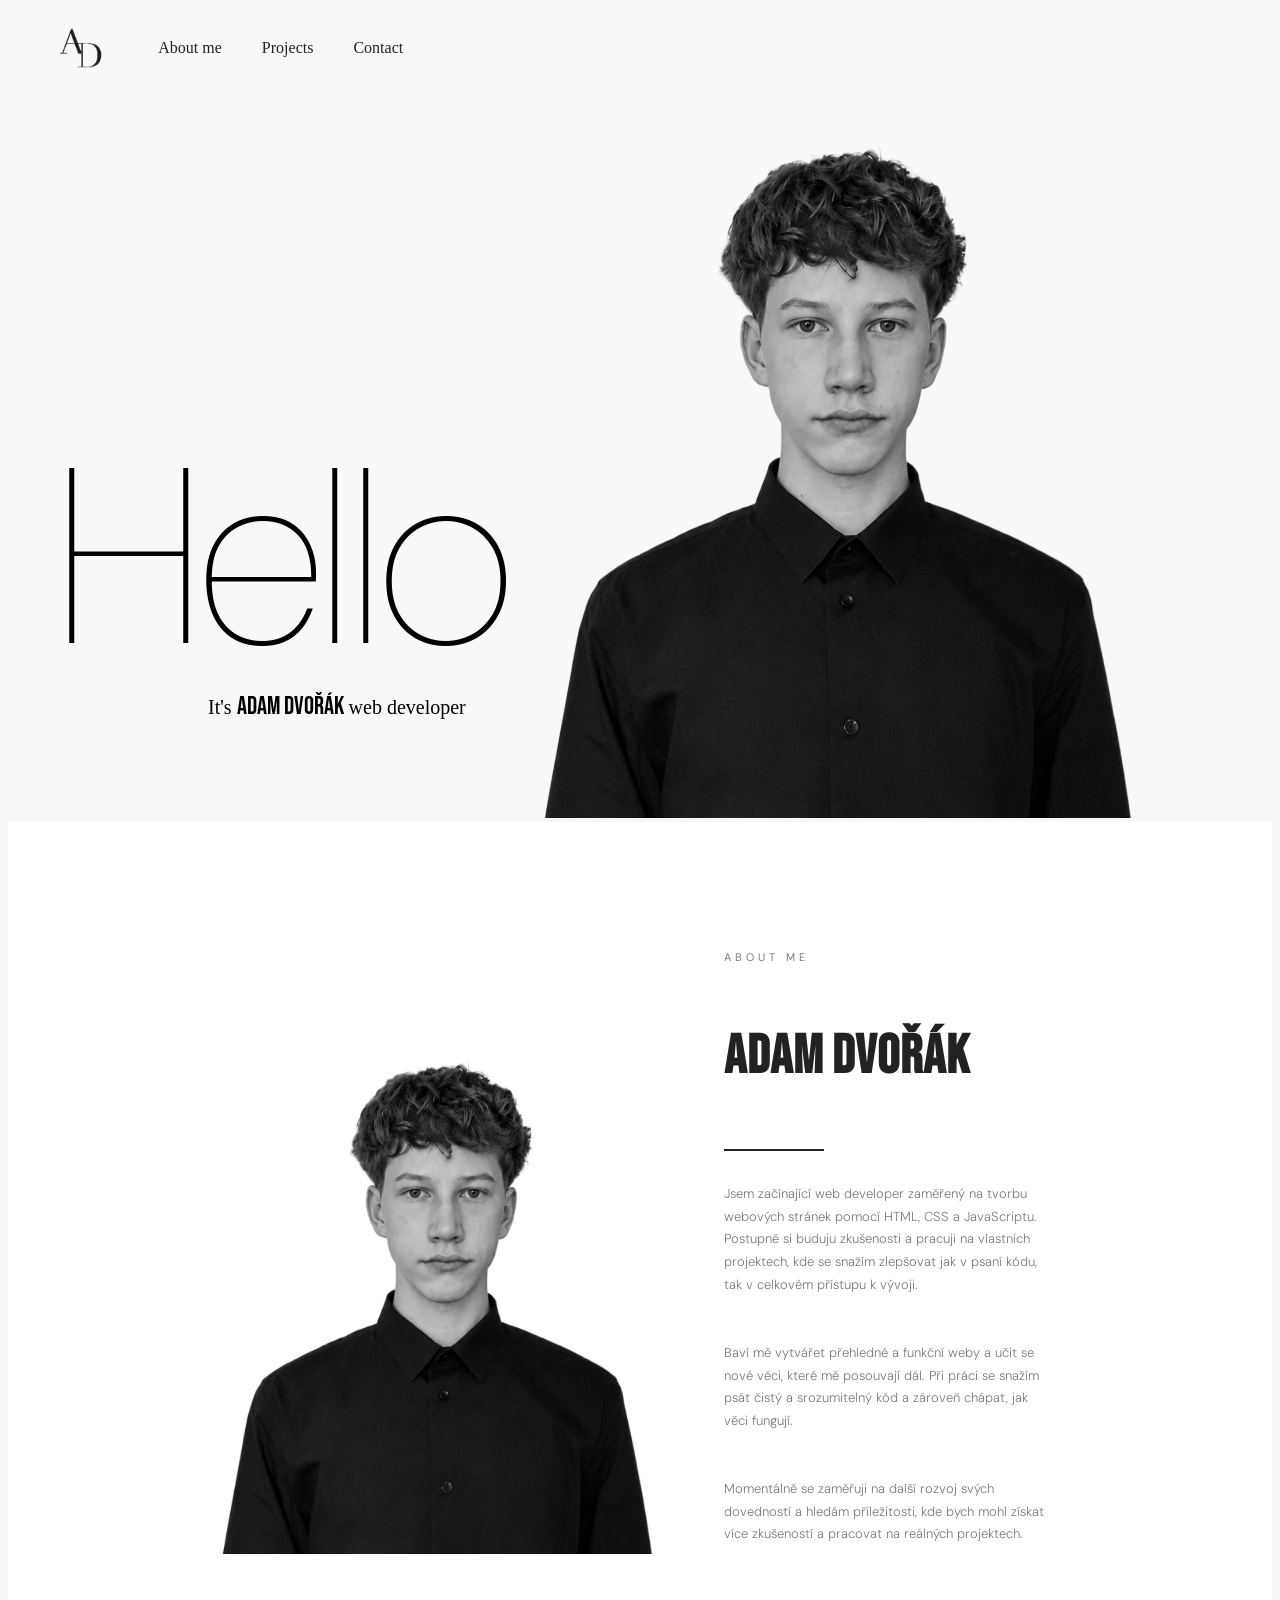
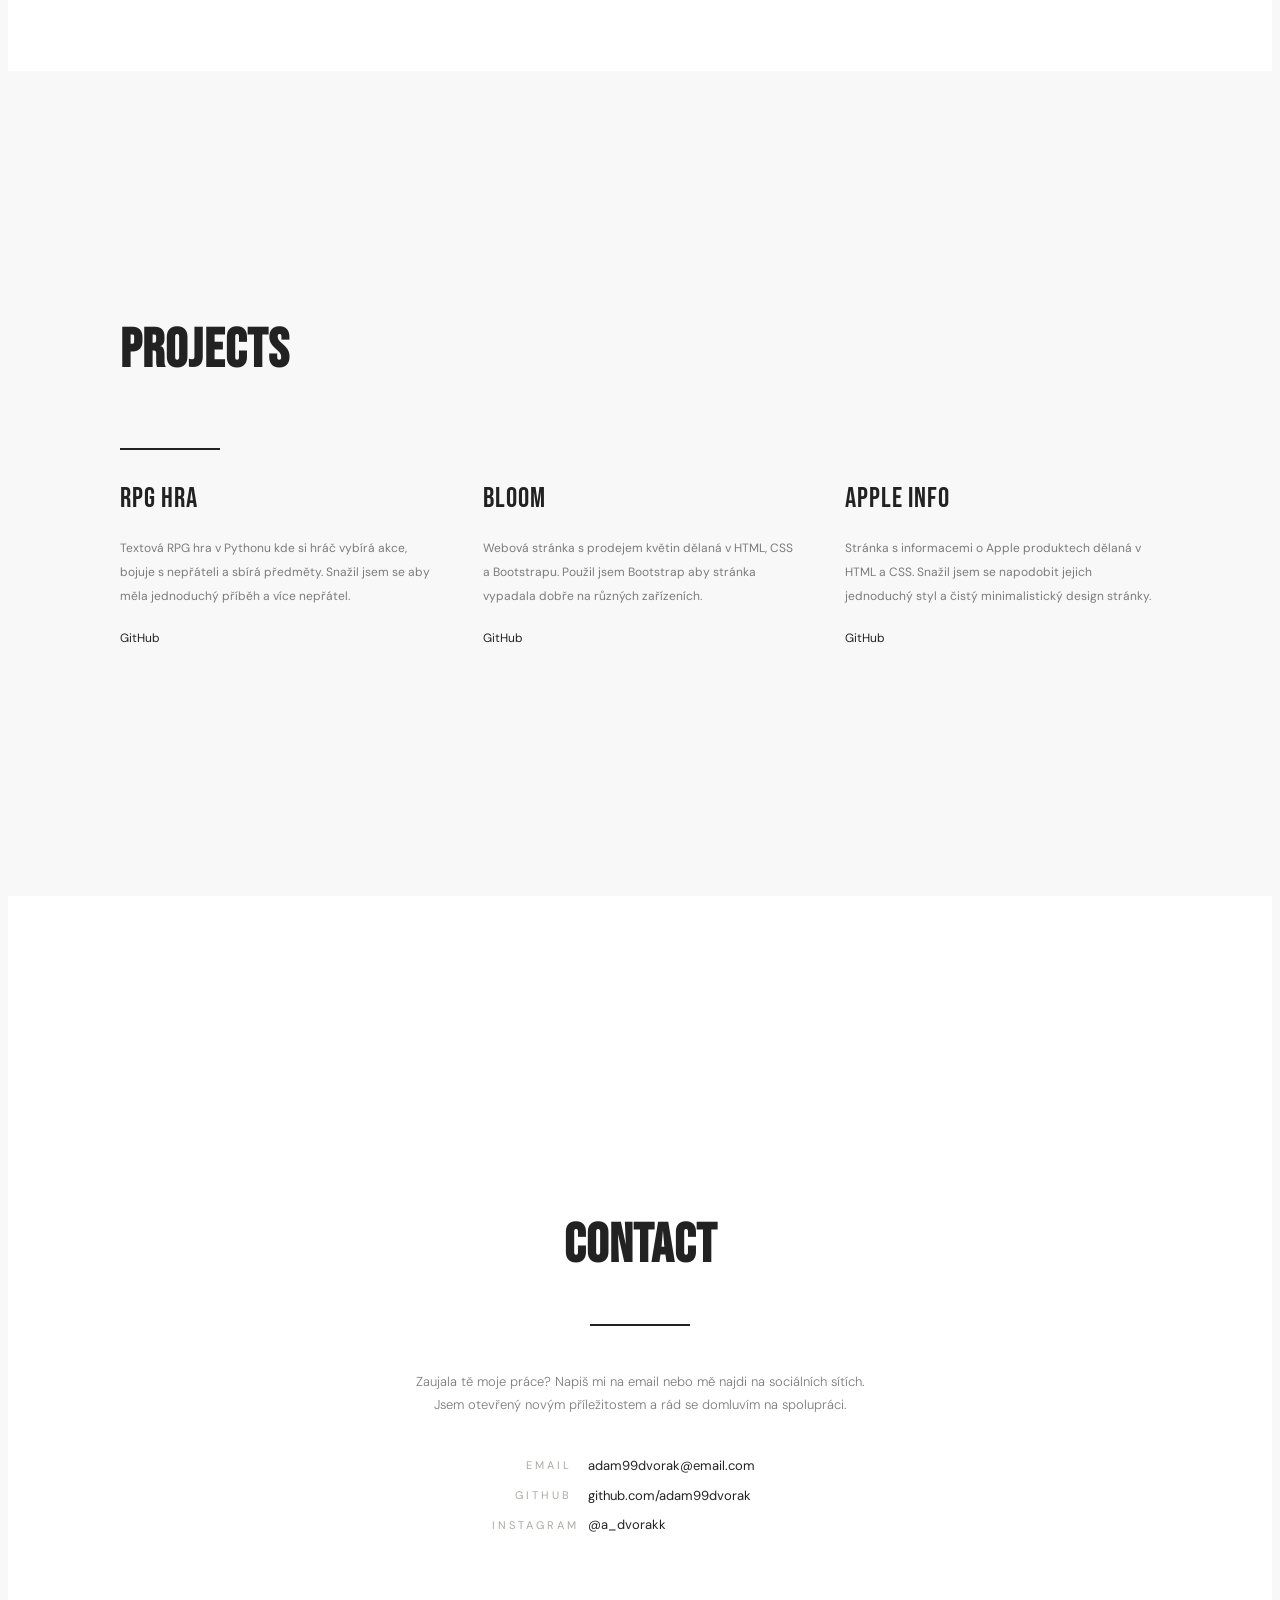
<file: index.html>
<!DOCTYPE html>
<html lang="cs">
<head>
    <meta charset="UTF-8">
    <title>Portfolio</title>
    <link rel="stylesheet" href="main.css">
    <meta name="viewport" content="width=device-width, initial-scale=1.0">
    <link href='https://fonts.googleapis.com/css2?family=Bebas+Neue&family=DM+Sans:wght@300;400;500&display=swap' rel='stylesheet'>
</head>
<body>

<nav>
    <img src="images/AD_logo.png" alt="AD" class="nav-logo">
    <a href="#about">About me</a>
    <a href="#projects">Projects</a>
    <a href="#contact">Contact</a>
</nav>

<div class="hero-content">
    <div>
        <div>
            <h1 class="Hello-text">Hello</h1>
        </div>
        <div class="web-dv">
            <p>It's <span class="name-font">Adam Dvořák</span> web developer</p>
        </div>
    </div>
    <div>
        <div>
            <img src="images/Hl.photo.png" alt="AD" class="Hl-photo">
        </div>
    </div>
</div>

<div class="about" id="about">
    <div class="about-inner">

        <div class="block-del">
            <img src="images/Hl.photo.png" alt="AD" class="about-photo">
        </div>

        <div class="about-text-wrap">
            <span class="about-label">About me</span>
            <h2 class="about-name">
                <span>Adam</span><span>Dvořák</span>
            </h2>
            <div class="about-line"></div>
            <p class="about-text">
                Jsem začínající web developer zaměřený na tvorbu webových stránek pomocí HTML, CSS a JavaScriptu. Postupně si buduju zkušenosti a pracuji na vlastních projektech, kde se snažím zlepšovat jak v psaní kódu, tak v celkovém přístupu k vývoji.
            </p>
            <p class="about-text">
                Baví mě vytvářet přehledné a funkční weby a učit se nové věci, které mě posouvají dál. Při práci se snažím psát čistý a srozumitelný kód a zároveň chápat, jak věci fungují.
            </p>
            <p class="about-text">
                Momentálně se zaměřuji na další rozvoj svých dovedností a hledám příležitosti, kde bych mohl získat více zkušeností a pracovat na reálných projektech.
            </p>
        </div>

    </div>
</div>

<div class="projects" id="projects">
    <h2 class="projects-heading">Projects</h2>
    <div class="projects-line"></div>

    <div class="projects-grid">

        <div class="project-card">
            <div class="project-title">RPG hra</div>
            <p class="project-text">Textová RPG hra v Pythonu kde si hráč vybírá akce, bojuje s nepřáteli a sbírá předměty. Snažil jsem se aby měla jednoduchý příběh a více nepřátel.</p>
            <a class="project-link" href="https://github.com/adam99dvorak/rpg_hra">GitHub</a>
        </div>

        <div class="project-card">
            <div class="project-title">Bloom</div>
            <p class="project-text">Webová stránka s prodejem květin dělaná v HTML, CSS a Bootstrapu. Použil jsem Bootstrap aby stránka vypadala dobře na různých zařízeních.</p>
            <a class="project-link" href="https://github.com/adam99dvorak/Bloom">GitHub</a>
        </div>

        <div class="project-card">
            <div class="project-title">Apple info</div>
            <p class="project-text">Stránka s informacemi o Apple produktech dělaná v HTML a CSS. Snažil jsem se napodobit jejich jednoduchý styl a čistý minimalistický design stránky.</p>
            <a class="project-link" href="https://github.com/adam99dvorak/Projekt-WPA">GitHub</a>
        </div>

    </div>
</div>

<!-- CONTACT -->
<div class="contact" id="contact">
    <h2 class="contact-heading">Contact</h2>
    <div class="contact-line"></div>
    <p class="contact-text">Zaujala tě moje práce? Napiš mi na email nebo mě najdi na sociálních sítích. Jsem otevřený novým příležitostem a rád se domluvím na spolupráci.</p>

    <div class="contact-links">

        <a class="contact-item" href="mailto:adam99dvorak@email.com">
            <span class="contact-label">Email</span>
            <span class="contact-value">adam99dvorak@email.com</span>
        </a>

        <a class="contact-item" href="https://github.com/adam99dvorak">
            <span class="contact-label">GitHub</span>
            <span class="contact-value">github.com/adam99dvorak</span>
        </a>

        <a class="contact-item" href="https://www.instagram.com/a_dvorakk/">
            <span class="contact-label">Instagram</span>
            <span class="contact-value">@a_dvorakk</span>
        </a>

    </div>
</div>

</body>
</html>
</file>
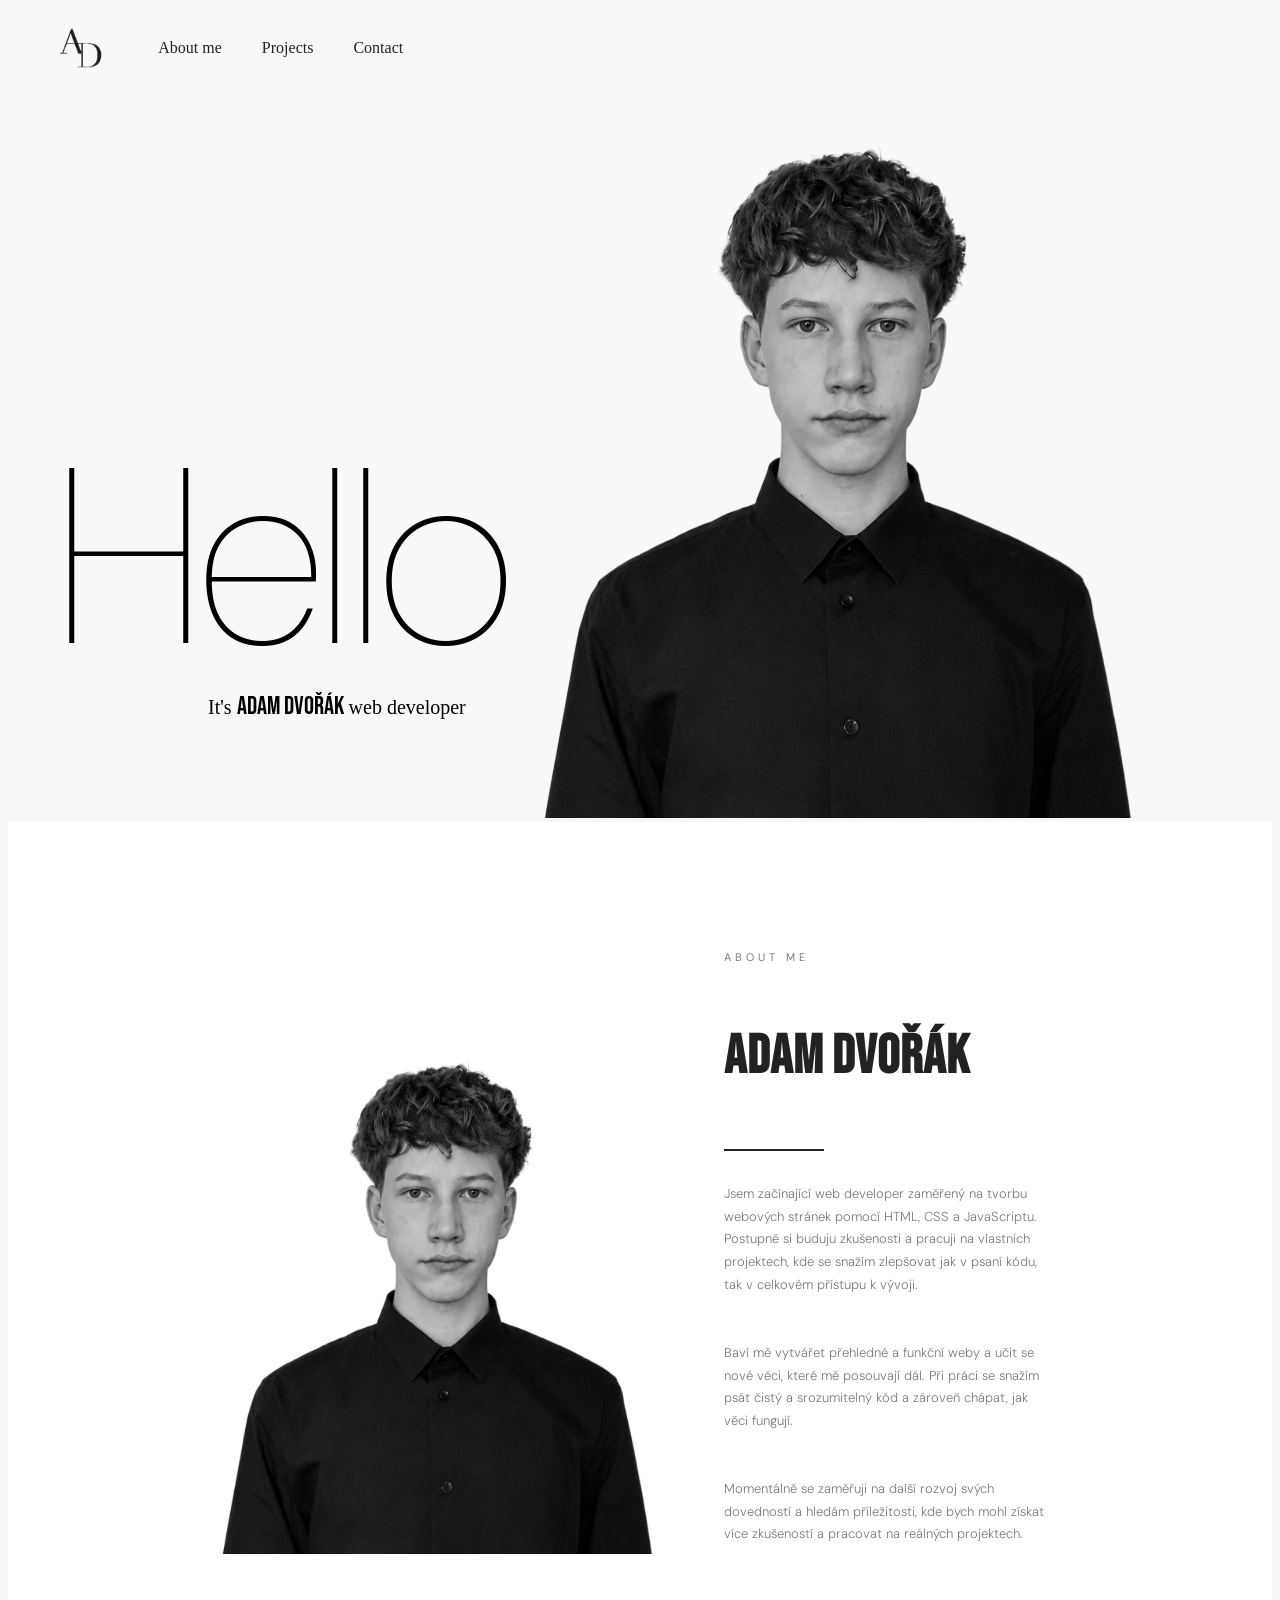
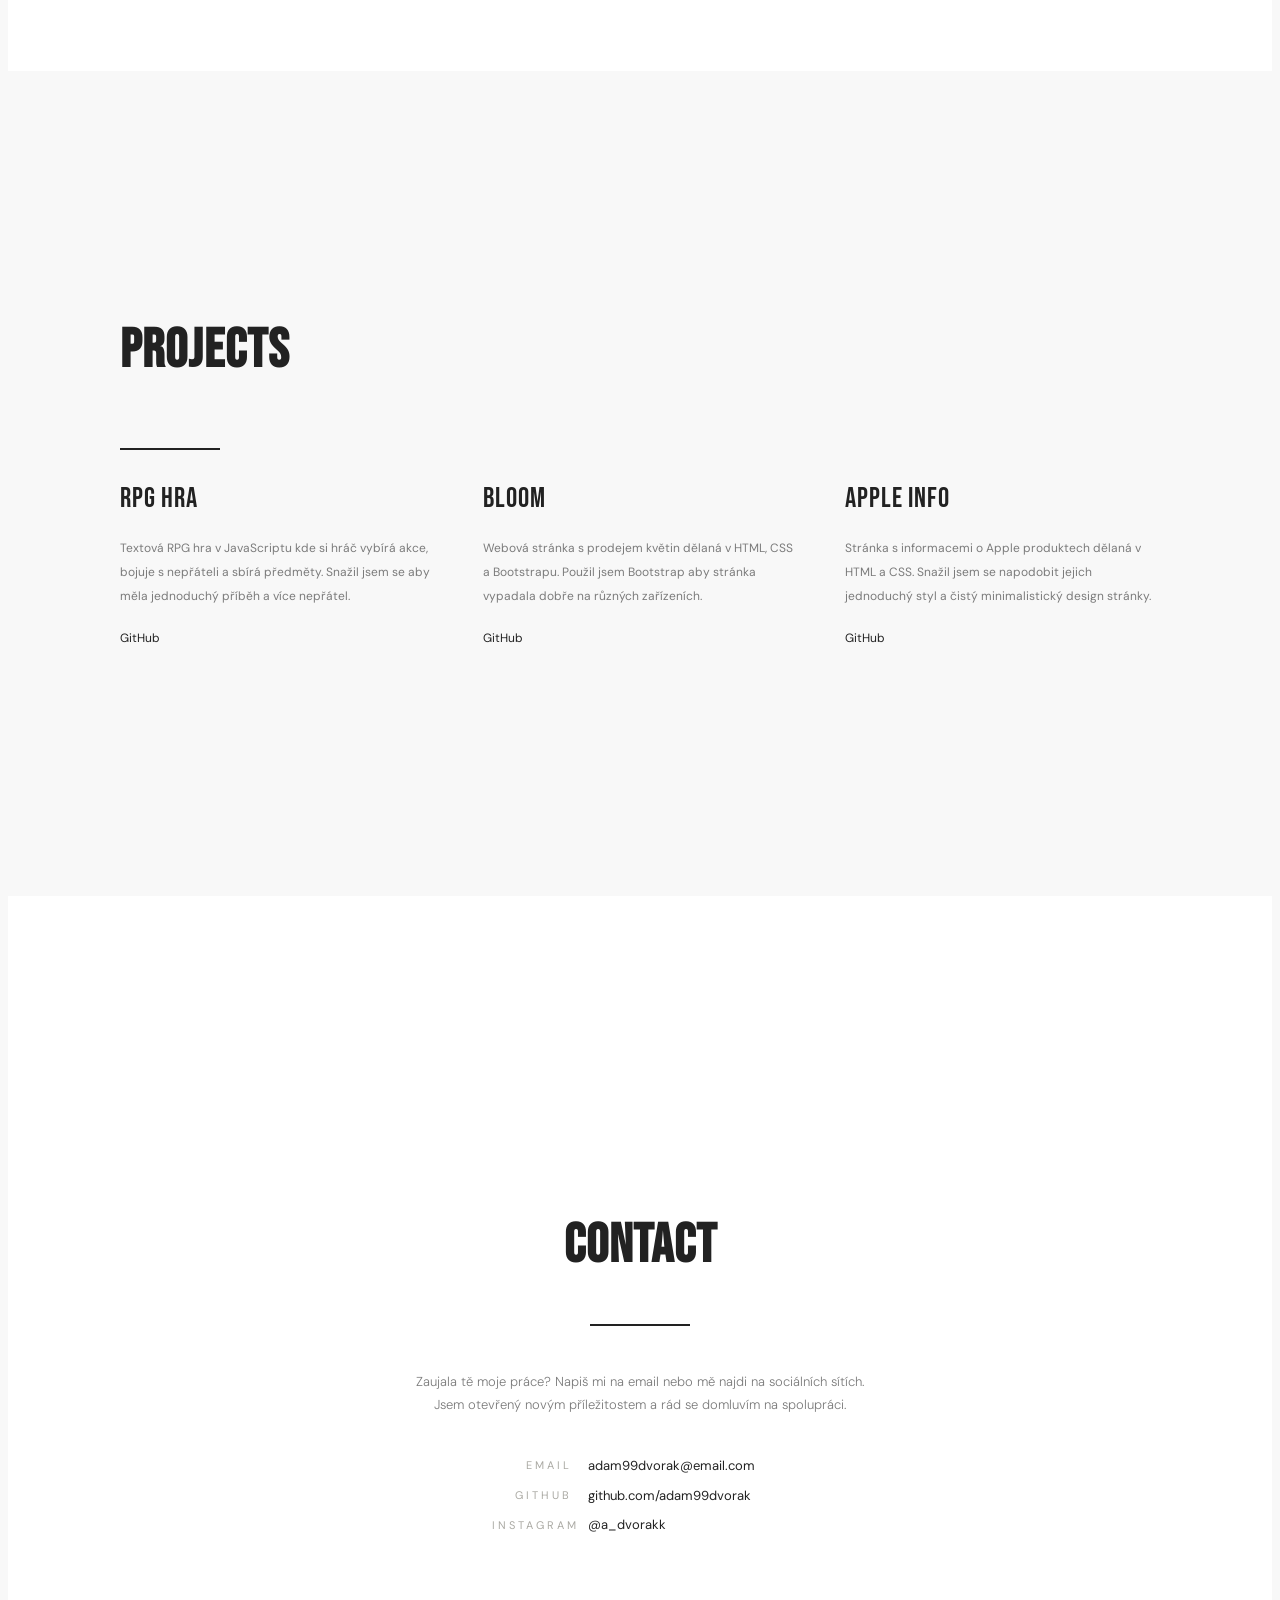
<file: main.html>
<!DOCTYPE html>
<html lang="cs">
<head>
    <meta charset="UTF-8">
    <title>Portfolio</title>
    <link rel="stylesheet" href="main.css">
    <meta name="viewport" content="width=device-width, initial-scale=1.0">
    <link href='https://fonts.googleapis.com/css2?family=Bebas+Neue&family=DM+Sans:wght@300;400;500&display=swap' rel='stylesheet'>
</head>
<body>

<nav>
    <img src="images/AD_logo.png" alt="AD" class="nav-logo">
    <a href="#about">About me</a>
    <a href="#projects">Projects</a>
    <a href="#contact">Contact</a>
</nav>

<div class="hero-content">
    <div>
        <div>
            <h1 class="Hello-text">Hello</h1>
        </div>
        <div class="web-dv">
            <p>It's <span class="name-font">Adam Dvořák</span> web developer</p>
        </div>
    </div>
    <div>
        <div>
            <img src="images/Hl.photo.png" alt="AD" class="Hl-photo">
        </div>
    </div>
</div>

<div class="about" id="about">
    <div class="about-inner">

        <div class="block-del">
            <img src="images/Hl.photo.png" alt="AD" class="about-photo">
        </div>

        <div class="about-text-wrap">
            <span class="about-label">About me</span>
            <h2 class="about-name">
                <span>Adam</span><span>Dvořák</span>
            </h2>
            <div class="about-line"></div>
            <p class="about-text">
                Jsem začínající web developer zaměřený na tvorbu webových stránek pomocí HTML, CSS a JavaScriptu. Postupně si buduju zkušenosti a pracuji na vlastních projektech, kde se snažím zlepšovat jak v psaní kódu, tak v celkovém přístupu k vývoji.
            </p>
            <p class="about-text">
                Baví mě vytvářet přehledné a funkční weby a učit se nové věci, které mě posouvají dál. Při práci se snažím psát čistý a srozumitelný kód a zároveň chápat, jak věci fungují.
            </p>
            <p class="about-text">
                Momentálně se zaměřuji na další rozvoj svých dovedností a hledám příležitosti, kde bych mohl získat více zkušeností a pracovat na reálných projektech.
            </p>
        </div>

    </div>
</div>

<div class="projects" id="projects">
    <h2 class="projects-heading">Projects</h2>
    <div class="projects-line"></div>

    <div class="projects-grid">

        <div class="project-card">
            <div class="project-title">RPG hra</div>
            <p class="project-text">Textová RPG hra v JavaScriptu kde si hráč vybírá akce, bojuje s nepřáteli a sbírá předměty. Snažil jsem se aby měla jednoduchý příběh a více nepřátel.</p>
            <a class="project-link" href="https://github.com/adam99dvorak/rpg_hra">GitHub</a>
        </div>

        <div class="project-card">
            <div class="project-title">Bloom</div>
            <p class="project-text">Webová stránka s prodejem květin dělaná v HTML, CSS a Bootstrapu. Použil jsem Bootstrap aby stránka vypadala dobře na různých zařízeních.</p>
            <a class="project-link" href="https://github.com/adam99dvorak/Bloom">GitHub</a>
        </div>

        <div class="project-card">
            <div class="project-title">Apple info</div>
            <p class="project-text">Stránka s informacemi o Apple produktech dělaná v HTML a CSS. Snažil jsem se napodobit jejich jednoduchý styl a čistý minimalistický design stránky.</p>
            <a class="project-link" href="https://github.com/adam99dvorak/Projekt-WPA">GitHub</a>
        </div>

    </div>
</div>

<!-- CONTACT -->
<div class="contact" id="contact">
    <h2 class="contact-heading">Contact</h2>
    <div class="contact-line"></div>
    <p class="contact-text">Zaujala tě moje práce? Napiš mi na email nebo mě najdi na sociálních sítích. Jsem otevřený novým příležitostem a rád se domluvím na spolupráci.</p>

    <div class="contact-links">

        <a class="contact-item" href="mailto:adam99dvorak@email.com">
            <span class="contact-label">Email</span>
            <span class="contact-value">adam99dvorak@email.com</span>
        </a>

        <a class="contact-item" href="https://github.com/adam99dvorak">
            <span class="contact-label">GitHub</span>
            <span class="contact-value">github.com/adam99dvorak</span>
        </a>

        <a class="contact-item" href="https://www.instagram.com/a_dvorakk/">
            <span class="contact-label">Instagram</span>
            <span class="contact-value">@a_dvorakk</span>
        </a>

    </div>
</div>

</body>
</html>
</file>
<file: main.css>
html {
    scroll-behavior: smooth;
}

body {
    background-color: #F8F8F8;
    overflow-x: hidden;
}

nav {
    display: flex;
    gap: 2.5rem;
    padding-top: 20px;
    padding-left: 50px;
    align-items: center;
}

nav a {
    text-decoration: none;
    color: #222222;
}

nav a:hover {
    color: #7B7B7B;
    transition: 0.4s;
}

.nav-logo {
    padding-right: 15px;
    height: 40px;
    width:auto;
}

.hero-content {
    display: flex;
    align-items: center;
    justify-content: space-between;
}

.Hello-text {
    font-family: 'DM Sans', sans-serif;
    font-size: 250px;
    font-weight: 100;
    padding-top: 80px;
    padding-left: 50px;
    margin-bottom: 10px;
}

.web-dv {
    padding-left: 200px;
    margin-top: -50px;
    font-size: 20px;
}

.name-font {
    font-family: 'Bebas Neue', sans-serif;
    font-size: 25px;
}

.Hl-photo {
    height: 750px;
    padding-right: 130px;
}

/* ABOUT */
.about {
    font-family: 'DM Sans', sans-serif;
    background: #ffffff;
    display: flex;
    align-items: center;
    padding: 6rem 7rem 7rem 6rem;
}

.about-inner {
    display: grid;
    grid-template-columns: 1fr 1.2fr;
    gap: 4rem;
    align-items: end;
    width: 80%;
    max-width: 1100px;
    margin: auto;
}

.about-photo {
    padding-left: 10px;
    width: auto;
    height: 550px;
}

.about-text-wrap {
    display: flex;
    flex-direction: column;
    gap: 1.2rem;
    padding-top: 2rem;
}

.about-label {
    font-size: 11px;
    letter-spacing: 4px;
    text-transform: uppercase;
    color: #7B7B7B;
}

.about-name {
    font-family: 'Bebas Neue', sans-serif;
    font-size: 55px;
    letter-spacing: 1px;
    line-height: 1;
    color: #222222;
    display: flex;
    gap: 0.5rem;
    flex-wrap: wrap;
}

.about-line {
    width: 100px;
    height: 2px;
    background: #222222;
}

.about-text {
    font-size: 13px;
    color: #7B7B7B;
    font-weight: 300;
    line-height: 1.75;
}

/* PROJECTS */
.projects {
    font-family: 'DM Sans', sans-serif;
    background: #F8F8F8;
    padding: 150px 7rem 250px 7rem;
}

.projects-heading {
    font-family: 'Bebas Neue', sans-serif;
    font-size: 55px;
    letter-spacing: 1px;
    padding-top: 50px;
    color: #222222;
    margin-bottom: 4rem;
}

.projects-line {
    width: 100px;
    height: 2px;
    background: #222222;
    margin-bottom: 2rem;
}

.projects-grid {
    display: grid;
    grid-template-columns: 1fr 1fr 1fr;
    gap: 3rem;
    align-items: start;
}

.project-card {
    display: flex;
    flex-direction: column;
    gap: 0.6rem;
}

.project-title {
    font-family: 'Bebas Neue', sans-serif;
    font-size: 28px;
    color: #222222;
    letter-spacing: 1px;
}

.project-text {
    font-size: 12px;
    color: #7B7B7B;
    font-weight: 400;
    line-height: 2;
}

.project-link {
    font-size: 12px;
    color: #222222;
    text-decoration: none;
    align-self: flex-start;
}

.project-link:hover {
    color: #7B7B7B;
    transition: 0.4s;
}

/* CONTACT */
.contact {
    font-family: 'DM Sans', sans-serif;
    background: #ffffff;
    padding: 270px 7rem 200px 7rem;
    display: flex;
    flex-direction: column;
    align-items: center;
    text-align: center;
}

.contact-heading {
    font-family: 'Bebas Neue', sans-serif;
    font-size: 55px;
    letter-spacing: 1px;
    color: #222222;
}

.contact-line {
    width: 100px;
    height: 2px;
    background: #222222;
    margin-bottom: 2rem;
}

.contact-text {
    font-size: 13px;
    color: #7B7B7B;
    font-weight: 300;
    line-height: 1.75;
    max-width: 480px;
    margin-bottom: 2.5rem;
}

.contact-links {
    display: flex;
    flex-direction: column;
    gap: 0.8rem;
    align-items: center;
}

.contact-item {
    display: flex;
    align-items: center;
    gap: 1rem;
    font-size: 13px;
    color: #222222;
    text-decoration: none;
}

.contact-label {
    font-size: 11px;
    letter-spacing: 3px;
    text-transform: uppercase;
    color: #aaa9a3;
    width: 80px;
    text-align: right;
}

.contact-value {
    color: #222222;
    font-weight: 400;
    width: 200px;
    text-align: left;
}

.contact-item:hover .contact-value {
    color: #7B7B7B;
    transition: 0.4s;
}

.block-del {
    display: block;
}

/* TABLET (max 1024px) */
@media (max-width: 1024px) {
    .Hello-text {
        font-size: 160px;
        padding-left: 30px;
        padding-top: 60px;
    }

    .web-dv {
        padding-left: 100px;
        margin-top: -30px;
    }

    .Hl-photo {
        height: 550px;
        padding-right: 40px;
    }

    .about {
        padding: 4rem 3rem;
    }

    .about-inner {
        width: 100%;
        gap: 2rem;
    }

    .about-photo {
        height: 400px;
    }

    .projects {
        padding: 6rem 3rem;
    }

    .projects-grid {
        grid-template-columns: 1fr 1fr;
        gap: 2rem;
    }

    .contact {
        padding: 6rem 3rem;
    }
}

/* MOBIL (max 768px) */
@media (max-width: 768px) {
    .block-del {
        display: none;
    }

    nav {
        padding-left: 20px;
        gap: 1.5rem;
    }

    .hero-content {
        flex-direction: column;
    }

    .Hello-text {
        font-size: 80px;
        padding-left: 20px;
        padding-top: 40px;
    }

    .web-dv {
        padding-left: 20px;
        margin-top: 0;
    }

    .Hl-photo {
        height: auto;
        width: 100%;
        padding-right: 0;
    }

    .about {
        padding: 3rem 2rem;
    }

    .about-inner {
        grid-template-columns: 1fr;
        width: 100%;
    }

    .about-photo {
        width: 100%;
        height: auto;
        padding-left: 0;
    }

    .projects {
        padding: 4rem 2rem;
    }

    .projects-grid {
        grid-template-columns: 1fr;
    }

    .contact {
        padding: 4rem 2rem;
    }
}
</file>
